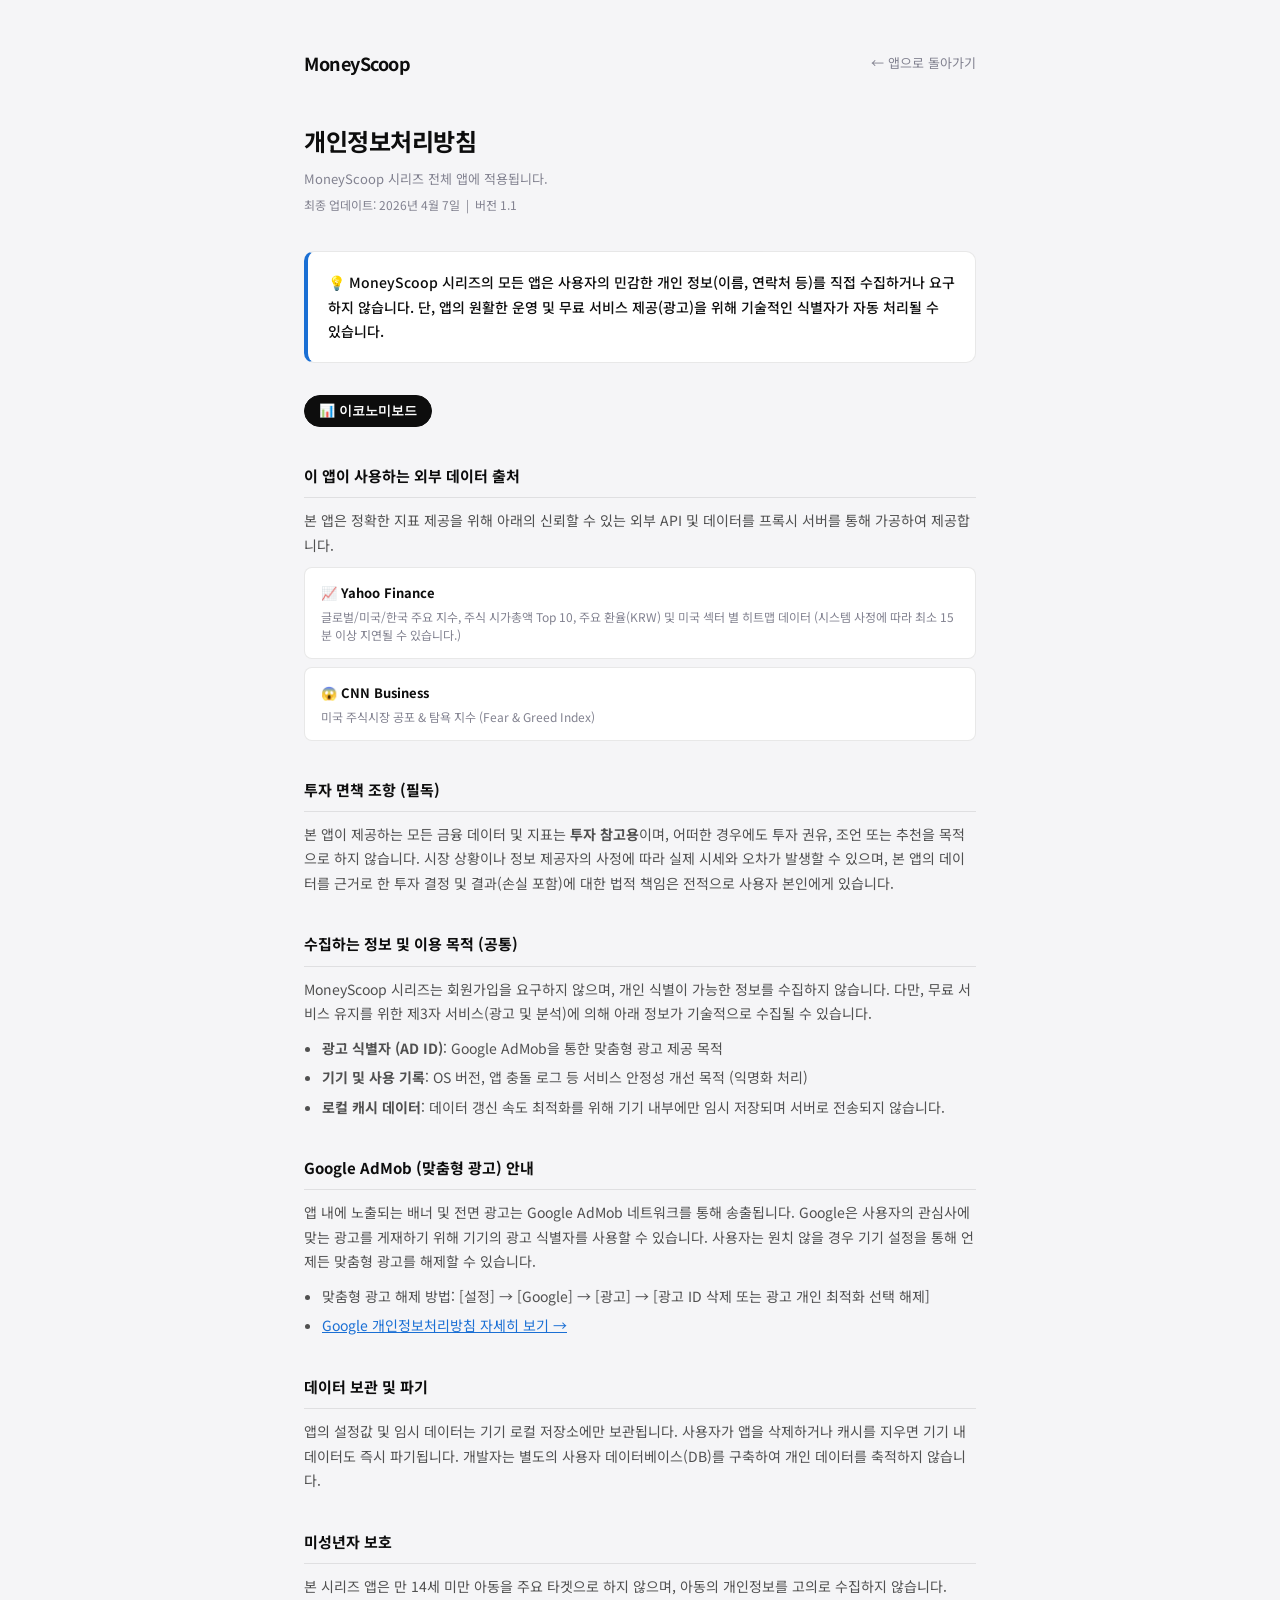
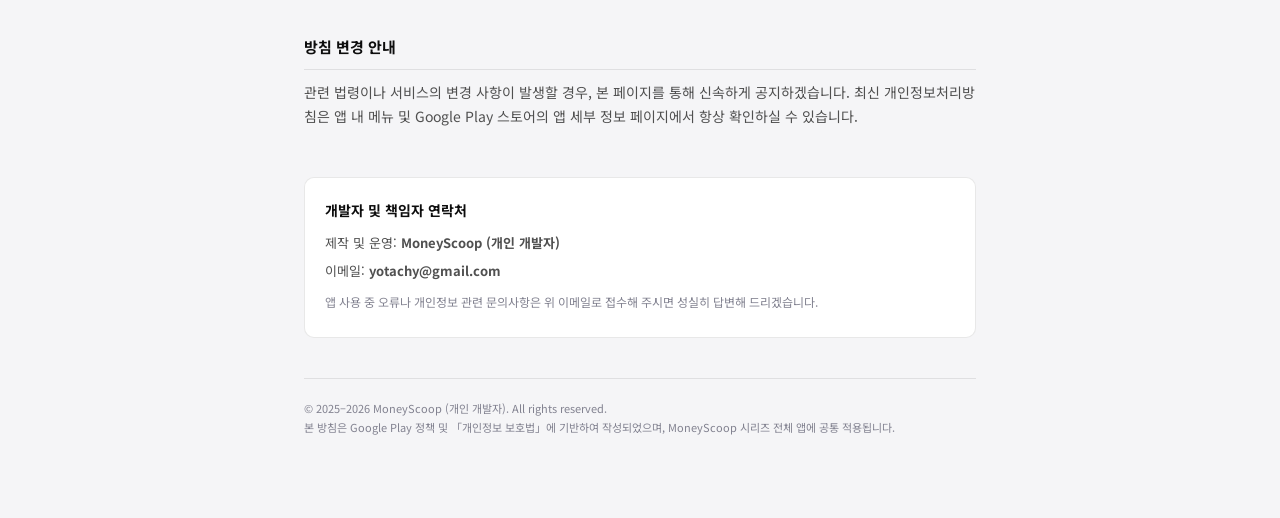
<file: privacy.html>
<!DOCTYPE html>
<html lang="ko">
<head>
  <meta charset="UTF-8" />
  <meta name="viewport" content="width=device-width, initial-scale=1.0" />
  <title>개인정보처리방침 — MoneyScoop</title>
  <link rel="preconnect" href="https://fonts.googleapis.com" />
  <link rel="preconnect" href="https://fonts.gstatic.com" crossorigin />
  <link href="https://fonts.googleapis.com/css2?family=Noto+Sans+KR:wght@400;500;600;700&display=swap" rel="stylesheet" />
  <style>
    *,*::before,*::after{box-sizing:border-box;margin:0;padding:0}
    :root{
      --bg:#f5f5f7;--txt-1:#0d0d0d;--txt-3:#505050;--txt-4:#828290;
      --rule:rgba(0,0,0,.09);--accent:#1a6fd4;
      --sans:'Noto Sans KR',-apple-system,sans-serif;
    }
    html,body{background:var(--bg);color:var(--txt-1);font-family:var(--sans);-webkit-font-smoothing:antialiased;line-height:1.75}
    .shell{max-width:720px;margin:0 auto;padding:48px 24px 80px}
    .topbar{display:flex;align-items:center;justify-content:space-between;margin-bottom:40px}
    .brand{font-size:18px;font-weight:700;color:var(--txt-1);text-decoration:none;letter-spacing:-0.5px}
    .back-link{font-size:13px;color:var(--txt-4);text-decoration:none}
    .back-link:hover{color:var(--txt-1)}
    .app-tabs{display:flex;gap:8px;flex-wrap:wrap;margin-bottom:32px}
    .app-tab{font-size:13px;font-weight:600;padding:6px 14px;border-radius:20px;border:1.5px solid var(--rule);background:#fff;cursor:pointer;color:var(--txt-3);transition:all .15s}
    .app-tab.active{background:var(--txt-1);color:#fff;border-color:var(--txt-1)}
    h1{font-size:24px;font-weight:700;letter-spacing:-0.5px;margin-bottom:6px}
    .subtitle{font-size:13px;color:var(--txt-4);margin-bottom:4px}
    .last-updated{font-size:12px;color:var(--txt-4);margin-bottom:36px}
    .notice-box{background:#fff;border-radius:10px;padding:18px 20px;margin-bottom:32px;border:1px solid var(--rule);border-left:4px solid var(--accent)}
    .notice-box p{font-size:14px;color:var(--txt-1);font-weight:500;margin:0}
    h2{font-size:15px;font-weight:700;margin-top:36px;margin-bottom:10px;padding-bottom:8px;border-bottom:1px solid var(--rule);color:var(--txt-1)}
    p{font-size:14px;color:var(--txt-3);margin-bottom:10px}
    ul{font-size:14px;color:var(--txt-3);padding-left:18px;margin-bottom:10px}
    li{margin-bottom:5px}
    a{color:var(--accent)}
    .app-section{display:none}
    .app-section.active{display:block}
    .source-card{background:#fff;border-radius:8px;padding:14px 16px;margin-bottom:8px;border:1px solid var(--rule)}
    .source-card-name{font-size:13px;font-weight:700;color:var(--txt-1);margin-bottom:3px}
    .source-card-desc{font-size:12px;color:var(--txt-4);line-height:1.5;}
    .contact-box{margin-top:48px;padding:20px;background:#fff;border-radius:10px;border:1px solid var(--rule)}
    .contact-box h3{font-size:14px;font-weight:700;margin-bottom:10px}
    .contact-row{font-size:13px;color:var(--txt-3);margin-bottom:5px}
    footer{margin-top:40px;padding-top:20px;border-top:1px solid var(--rule);font-size:11px;color:var(--txt-4);line-height:1.8}
  </style>
</head>
<body>
<div class="shell">

  <div class="topbar">
    <a class="brand" href="./index.html">MoneyScoop</a>
    <a class="back-link" href="./index.html">← 앱으로 돌아가기</a>
  </div>

  <h1>개인정보처리방침</h1>
  <p class="subtitle">MoneyScoop 시리즈 전체 앱에 적용됩니다.</p>
  <p class="last-updated">최종 업데이트: 2026년 4월 7일 &nbsp;|&nbsp; 버전 1.1</p>

  <div class="notice-box">
    <p>💡 MoneyScoop 시리즈의 모든 앱은 사용자의 민감한 개인 정보(이름, 연락처 등)를 직접 수집하거나 요구하지 않습니다. 단, 앱의 원활한 운영 및 무료 서비스 제공(광고)을 위해 기술적인 식별자가 자동 처리될 수 있습니다.</p>
  </div>

  <div class="app-tabs">
    <button class="app-tab active" onclick="switchApp(this,'economyboard')">📊 이코노미보드</button>
  </div>

  <div class="app-section active" id="section-economyboard">
    <h2>이 앱이 사용하는 외부 데이터 출처</h2>
    <p>본 앱은 정확한 지표 제공을 위해 아래의 신뢰할 수 있는 외부 API 및 데이터를 프록시 서버를 통해 가공하여 제공합니다.</p>
    <div class="source-card">
      <div class="source-card-name">📈 Yahoo Finance</div>
      <div class="source-card-desc">글로벌/미국/한국 주요 지수, 주식 시가총액 Top 10, 주요 환율(KRW) 및 미국 섹터 별 히트맵 데이터 (시스템 사정에 따라 최소 15분 이상 지연될 수 있습니다.)</div>
    </div>
    <div class="source-card">
      <div class="source-card-name">😱 CNN Business</div>
      <div class="source-card-desc">미국 주식시장 공포 &amp; 탐욕 지수 (Fear &amp; Greed Index)</div>
    </div>
    
    <h2>투자 면책 조항 (필독)</h2>
    <p>본 앱이 제공하는 모든 금융 데이터 및 지표는 <strong>투자 참고용</strong>이며, 어떠한 경우에도 투자 권유, 조언 또는 추천을 목적으로 하지 않습니다. 시장 상황이나 정보 제공자의 사정에 따라 실제 시세와 오차가 발생할 수 있으며, 본 앱의 데이터를 근거로 한 투자 결정 및 결과(손실 포함)에 대한 법적 책임은 전적으로 사용자 본인에게 있습니다.</p>
  </div>

  <h2>수집하는 정보 및 이용 목적 (공통)</h2>
  <p>MoneyScoop 시리즈는 회원가입을 요구하지 않으며, 개인 식별이 가능한 정보를 수집하지 않습니다. 다만, 무료 서비스 유지를 위한 제3자 서비스(광고 및 분석)에 의해 아래 정보가 기술적으로 수집될 수 있습니다.</p>
  <ul>
    <li><strong>광고 식별자 (AD ID)</strong>: Google AdMob을 통한 맞춤형 광고 제공 목적</li>
    <li><strong>기기 및 사용 기록</strong>: OS 버전, 앱 충돌 로그 등 서비스 안정성 개선 목적 (익명화 처리)</li>
    <li><strong>로컬 캐시 데이터</strong>: 데이터 갱신 속도 최적화를 위해 기기 내부에만 임시 저장되며 서버로 전송되지 않습니다.</li>
  </ul>

  <h2>Google AdMob (맞춤형 광고) 안내</h2>
  <p>앱 내에 노출되는 배너 및 전면 광고는 Google AdMob 네트워크를 통해 송출됩니다. Google은 사용자의 관심사에 맞는 광고를 게재하기 위해 기기의 광고 식별자를 사용할 수 있습니다. 사용자는 원치 않을 경우 기기 설정을 통해 언제든 맞춤형 광고를 해제할 수 있습니다.</p>
  <ul>
    <li>맞춤형 광고 해제 방법: [설정] → [Google] → [광고] → [광고 ID 삭제 또는 광고 개인 최적화 선택 해제]</li>
    <li><a href="https://policies.google.com/privacy" target="_blank" rel="noopener">Google 개인정보처리방침 자세히 보기 →</a></li>
  </ul>

  <h2>데이터 보관 및 파기</h2>
  <p>앱의 설정값 및 임시 데이터는 기기 로컬 저장소에만 보관됩니다. 사용자가 앱을 삭제하거나 캐시를 지우면 기기 내 데이터도 즉시 파기됩니다. 개발자는 별도의 사용자 데이터베이스(DB)를 구축하여 개인 데이터를 축적하지 않습니다.</p>

  <h2>미성년자 보호</h2>
  <p>본 시리즈 앱은 만 14세 미만 아동을 주요 타겟으로 하지 않으며, 아동의 개인정보를 고의로 수집하지 않습니다.</p>

  <h2>방침 변경 안내</h2>
  <p>관련 법령이나 서비스의 변경 사항이 발생할 경우, 본 페이지를 통해 신속하게 공지하겠습니다. 최신 개인정보처리방침은 앱 내 메뉴 및 Google Play 스토어의 앱 세부 정보 페이지에서 항상 확인하실 수 있습니다.</p>

  <div class="contact-box">
    <h3>개발자 및 책임자 연락처</h3>
    <div class="contact-row">제작 및 운영: <strong>MoneyScoop (개인 개발자)</strong></div>
    <div class="contact-row">이메일: <strong>yotachy@gmail.com</strong></div>
    <div class="contact-row" style="margin-top:8px;font-size:12px;color:var(--txt-4)">
      앱 사용 중 오류나 개인정보 관련 문의사항은 위 이메일로 접수해 주시면 성실히 답변해 드리겠습니다.
    </div>
  </div>

  <footer>
    <span id="footer-copyright"></span><br>
    본 방침은 Google Play 정책 및 「개인정보 보호법」에 기반하여 작성되었으며, MoneyScoop 시리즈 전체 앱에 공통 적용됩니다.
  </footer>
</div>

<script>
  document.getElementById('footer-copyright').textContent =
    '\u00a9 2025\u2013' + new Date().getFullYear() + ' MoneyScoop (\uac1c\uc778 \uac1c\ubc1c\uc790). All rights reserved.';

  function switchApp(btn, appId) {
    document.querySelectorAll('.app-tab').forEach(function(t){ t.classList.remove('active'); });
    document.querySelectorAll('.app-section').forEach(function(s){ s.classList.remove('active'); });
    btn.classList.add('active');
    var sec = document.getElementById('section-' + appId);
    if (sec) sec.classList.add('active');
  }
</script>
</body>
</html>
</file>
